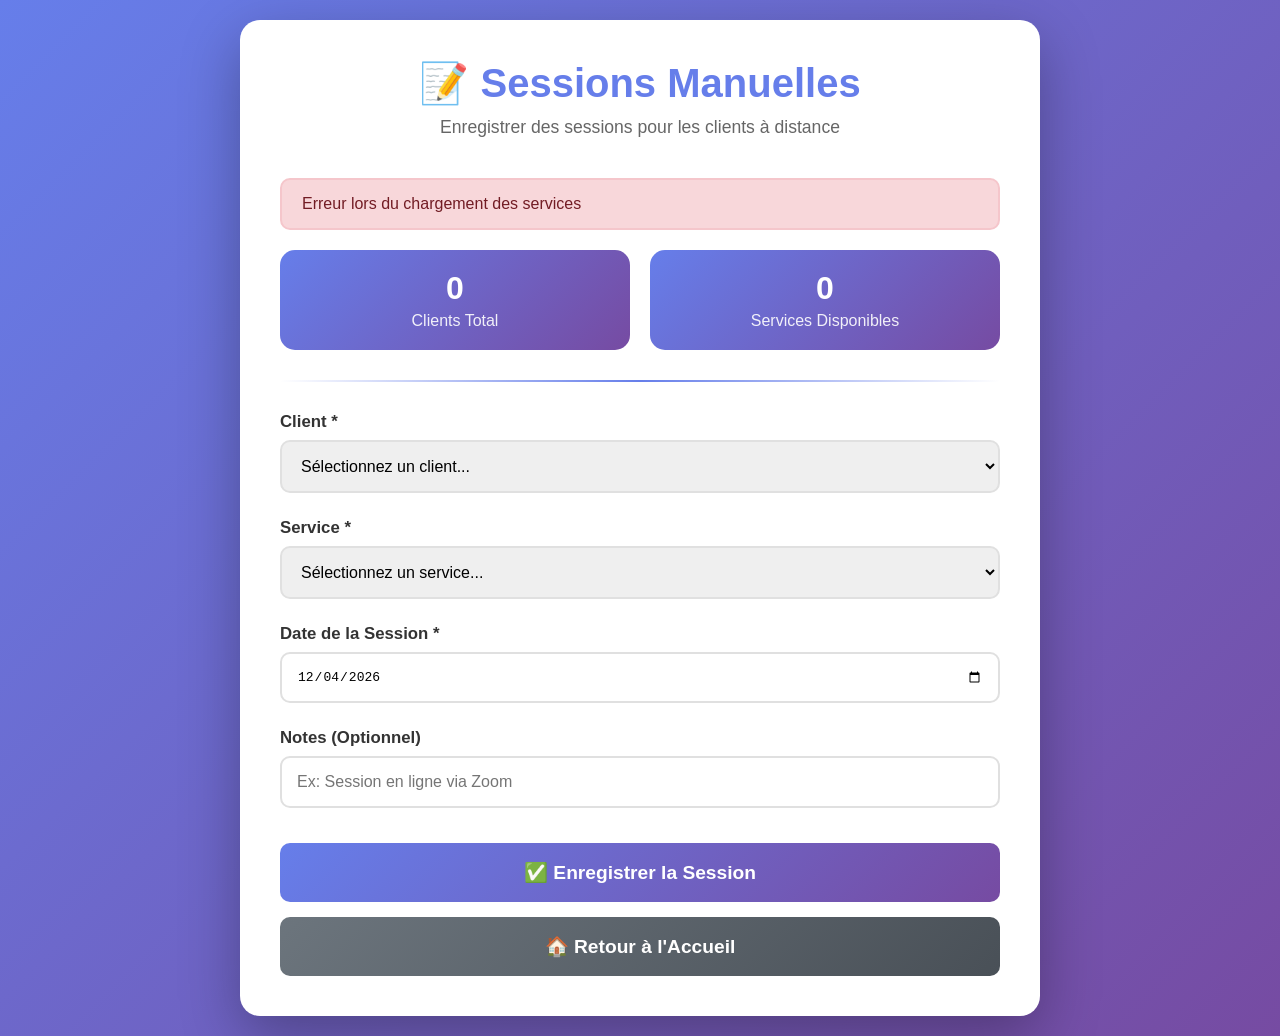
<file: github-upload-flat/static/manual-sessions.html>
<!DOCTYPE html>
<html lang="fr">
<head>
    <meta charset="UTF-8">
    <meta name="viewport" content="width=device-width, initial-scale=1.0">
    <title>Sessions Manuelles - Doulos Education</title>
    <style>
        * {
            margin: 0;
            padding: 0;
            box-sizing: border-box;
        }

        body {
            font-family: 'Segoe UI', Tahoma, Geneva, Verdana, sans-serif;
            background: linear-gradient(135deg, #667eea 0%, #764ba2 100%);
            min-height: 100vh;
            padding: 20px;
        }

        .container {
            max-width: 800px;
            margin: 0 auto;
            background: white;
            border-radius: 20px;
            padding: 40px;
            box-shadow: 0 20px 60px rgba(0,0,0,0.3);
        }

        .header {
            text-align: center;
            margin-bottom: 40px;
        }

        .header h1 {
            color: #667eea;
            font-size: 2.5em;
            margin-bottom: 10px;
        }

        .header p {
            color: #666;
            font-size: 1.1em;
        }

        .form-group {
            margin-bottom: 25px;
        }

        label {
            display: block;
            margin-bottom: 8px;
            color: #333;
            font-weight: 600;
            font-size: 1.05em;
        }

        select, input[type="date"], input[type="text"] {
            width: 100%;
            padding: 15px;
            border: 2px solid #e0e0e0;
            border-radius: 10px;
            font-size: 1em;
            transition: all 0.3s;
        }

        select:focus, input:focus {
            outline: none;
            border-color: #667eea;
            box-shadow: 0 0 0 3px rgba(102, 126, 234, 0.1);
        }

        .btn {
            width: 100%;
            padding: 18px;
            background: linear-gradient(135deg, #667eea 0%, #764ba2 100%);
            color: white;
            border: none;
            border-radius: 10px;
            font-size: 1.2em;
            font-weight: 600;
            cursor: pointer;
            transition: transform 0.2s, box-shadow 0.2s;
            margin-top: 10px;
        }

        .btn:hover {
            transform: translateY(-2px);
            box-shadow: 0 10px 25px rgba(102, 126, 234, 0.4);
        }

        .btn:active {
            transform: translateY(0);
        }

        .btn-secondary {
            background: linear-gradient(135deg, #6c757d 0%, #495057 100%);
            margin-top: 15px;
        }

        .alert {
            padding: 15px 20px;
            border-radius: 10px;
            margin-bottom: 20px;
            display: none;
        }

        .alert-success {
            background: #d4edda;
            color: #155724;
            border: 2px solid #c3e6cb;
        }

        .alert-error {
            background: #f8d7da;
            color: #721c24;
            border: 2px solid #f5c6cb;
        }

        .stats {
            display: grid;
            grid-template-columns: repeat(auto-fit, minmax(200px, 1fr));
            gap: 20px;
            margin-bottom: 30px;
        }

        .stat-card {
            background: linear-gradient(135deg, #667eea 0%, #764ba2 100%);
            color: white;
            padding: 20px;
            border-radius: 15px;
            text-align: center;
        }

        .stat-card h3 {
            font-size: 2em;
            margin-bottom: 5px;
        }

        .stat-card p {
            opacity: 0.9;
        }

        .divider {
            height: 2px;
            background: linear-gradient(90deg, transparent, #667eea, transparent);
            margin: 30px 0;
        }

        .loading {
            text-align: center;
            padding: 20px;
            color: #667eea;
        }
    </style>
</head>
<body>
    <div class="container">
        <div class="header">
            <h1>📝 Sessions Manuelles</h1>
            <p>Enregistrer des sessions pour les clients à distance</p>
        </div>

        <div id="alert" class="alert"></div>

        <div class="stats">
            <div class="stat-card">
                <h3 id="totalCustomers">0</h3>
                <p>Clients Total</p>
            </div>
            <div class="stat-card">
                <h3 id="totalServices">0</h3>
                <p>Services Disponibles</p>
            </div>
        </div>

        <div class="divider"></div>

        <form id="manualSessionForm">
            <div class="form-group">
                <label for="customer">Client *</label>
                <select id="customer" required>
                    <option value="">Sélectionnez un client...</option>
                </select>
            </div>

            <div class="form-group">
                <label for="service">Service *</label>
                <select id="service" required>
                    <option value="">Sélectionnez un service...</option>
                </select>
            </div>

            <div class="form-group">
                <label for="sessionDate">Date de la Session *</label>
                <input type="date" id="sessionDate" required>
            </div>

            <div class="form-group">
                <label for="notes">Notes (Optionnel)</label>
                <input type="text" id="notes" placeholder="Ex: Session en ligne via Zoom">
            </div>

            <button type="submit" class="btn">✅ Enregistrer la Session</button>
            <button type="button" class="btn btn-secondary" onclick="window.location.href='/'">🏠 Retour à l'Accueil</button>
        </form>
    </div>

    <script>
        const API_BASE = 'https://' + window.location.host;

        // Load customers and services on page load
        document.addEventListener('DOMContentLoaded', async () => {
            await loadCustomers();
            await loadServices();
            // Set today's date as default
            document.getElementById('sessionDate').valueAsDate = new Date();
        });

        async function loadCustomers() {
            try {
                // Predefined clients list
                const predefinedClients = [
                    { id: -1, firstName: 'Aliyah', lastName: 'Quatorze', email: 'astrel14@hotmail.fr' },
                    { id: -2, firstName: 'Fabiola', lastName: 'Similien', email: 'rico81@hotmail.com' },
                    { id: -3, firstName: 'Nathaniel', lastName: 'Étienne', email: 'nathb20@yahoo.com' },
                    { id: -4, firstName: 'Layton', lastName: 'Nitcheu', email: 'mllecafeaulait20@yahoo.ca' },
                    { id: -5, firstName: 'Zaden', lastName: 'Nitcheu', email: 'mllecafeaulait20@yahoo.ca' }
                ];
                
                const response = await fetch(`${API_BASE}/api/customers/`);
                const dbCustomers = await response.json();
                
                // Combine predefined and database customers, avoiding duplicates
                const allCustomers = [...predefinedClients];
                dbCustomers.forEach(dbCustomer => {
                    // Check if customer already exists in predefined list by email
                    const exists = predefinedClients.some(pc => pc.email.toLowerCase() === dbCustomer.email.toLowerCase());
                    if (!exists) {
                        allCustomers.push(dbCustomer);
                    }
                });
                
                // Sort customers by last name, then first name
                allCustomers.sort((a, b) => {
                    const lastNameCompare = a.lastName.localeCompare(b.lastName);
                    if (lastNameCompare !== 0) return lastNameCompare;
                    return a.firstName.localeCompare(b.firstName);
                });
                
                const select = document.getElementById('customer');
                select.innerHTML = '<option value="">Sélectionnez un client...</option>';
                
                allCustomers.forEach(customer => {
                    const option = document.createElement('option');
                    option.value = customer.id;
                    option.textContent = `${customer.firstName} ${customer.lastName} (${customer.email})`;
                    select.appendChild(option);
                });

                document.getElementById('totalCustomers').textContent = allCustomers.length;
            } catch (error) {
                console.error('Error loading customers:', error);
                showAlert('Erreur lors du chargement des clients', 'error');
            }
        }

        async function loadServices() {
            try {
                const response = await fetch(`${API_BASE}/api/admin/services`);
                const services = await response.json();
                
                const select = document.getElementById('service');
                select.innerHTML = '<option value="">Sélectionnez un service...</option>';
                
                services.forEach(service => {
                    const option = document.createElement('option');
                    option.value = service.id;
                    option.textContent = `${service.name} - $${service.price.toFixed(2)}`;
                    select.appendChild(option);
                });

                document.getElementById('totalServices').textContent = services.length;
            } catch (error) {
                console.error('Error loading services:', error);
                showAlert('Erreur lors du chargement des services', 'error');
            }
        }

        document.getElementById('manualSessionForm').addEventListener('submit', async (e) => {
            e.preventDefault();

            let customerId = parseInt(document.getElementById('customer').value);
            const serviceId = document.getElementById('service').value;
            const sessionDate = document.getElementById('sessionDate').value;
            const notes = document.getElementById('notes').value;

            try {
                // If customer ID is negative (predefined customer), create them first
                if (customerId < 0) {
                    // Find the predefined customer data
                    const selectedOption = document.getElementById('customer').selectedOptions[0];
                    const customerText = selectedOption.textContent;
                    
                    // Parse the customer name and email from the option text
                    // Format: "FirstName LastName (email@example.com)"
                    const match = customerText.match(/^(.+?)\s+(.+?)\s+\((.+?)\)$/);
                    if (!match) {
                        showAlert('❌ Erreur: Format de client invalide', 'error');
                        return;
                    }
                    
                    const [, firstName, lastName, email] = match;
                    
                    showAlert('🔄 Création du client en cours...', 'success');
                    
                    // Create the customer in the database
                    const createResponse = await fetch(`${API_BASE}/api/customers/register`, {
                        method: 'POST',
                        headers: {
                            'Content-Type': 'application/json'
                        },
                        body: JSON.stringify({
                            firstName: firstName.trim(),
                            lastName: lastName.trim(),
                            email: email.trim(),
                            customer_type: 'remote'
                        })
                    });
                    
                    const createResult = await createResponse.json();
                    
                    if (!createResponse.ok) {
                        showAlert('❌ Erreur lors de la création du client: ' + (createResult.error || 'Erreur inconnue'), 'error');
                        return;
                    }
                    
                    // Use the newly created customer ID
                    customerId = createResult.customer.id;
                    
                    // Reload customers list to show the newly created customer
                    await loadCustomers();
                }
                
                // Now create the session with the valid customer ID
                const response = await fetch(`${API_BASE}/api/sessions/manual`, {
                    method: 'POST',
                    headers: {
                        'Content-Type': 'application/json'
                    },
                    body: JSON.stringify({
                        customer_id: customerId,
                        service_id: parseInt(serviceId),
                        session_date: sessionDate,
                        notes: notes
                    })
                });

                const result = await response.json();

                if (response.ok) {
                    showAlert(`✅ Session enregistrée avec succès! ${result.qb_invoice_id ? 'Facture QuickBooks créée: ' + result.qb_invoice_id : ''}`, 'success');
                    document.getElementById('manualSessionForm').reset();
                    document.getElementById('sessionDate').valueAsDate = new Date();
                } else {
                    showAlert('❌ Erreur: ' + (result.error || 'Impossible d\'enregistrer la session'), 'error');
                }
            } catch (error) {
                console.error('Error:', error);
                showAlert('❌ Erreur de connexion au serveur', 'error');
            }
        });

        function showAlert(message, type) {
            const alert = document.getElementById('alert');
            alert.textContent = message;
            alert.className = `alert alert-${type}`;
            alert.style.display = 'block';
            
            setTimeout(() => {
                alert.style.display = 'none';
            }, 5000);
        }
    </script>
</body>
</html>
</file>
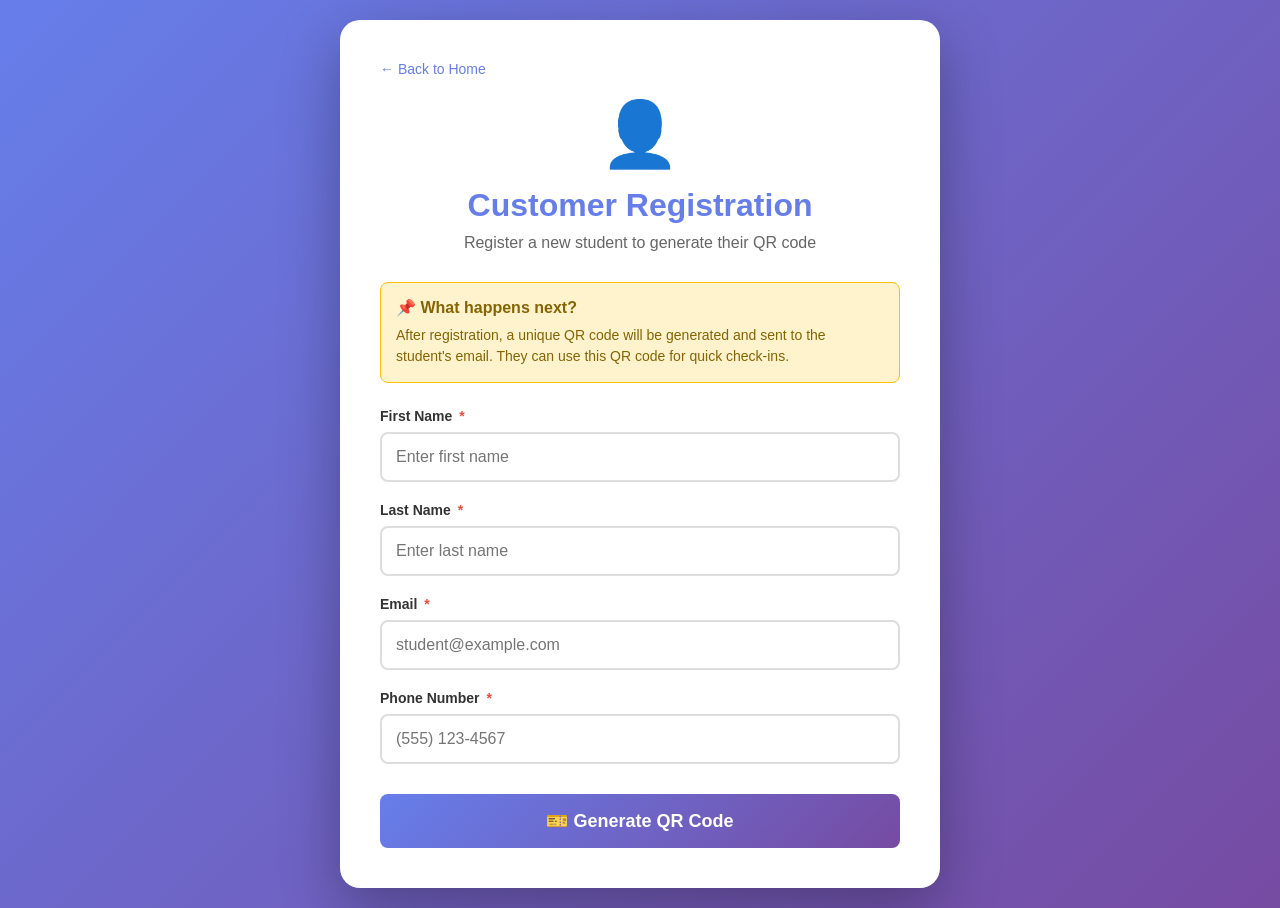
<file: github-upload-flat/static/register_form.html>
<!DOCTYPE html>
<html lang="fr">
<head>
    <meta charset="UTF-8">
    <meta name="viewport" content="width=device-width, initial-scale=1.0">
    <title>Customer Registration - Doulos Education</title>
    <style>
        * {
            margin: 0;
            padding: 0;
            box-sizing: border-box;
        }

        body {
            font-family: 'Segoe UI', Tahoma, Geneva, Verdana, sans-serif;
            background: linear-gradient(135deg, #667eea 0%, #764ba2 100%);
            min-height: 100vh;
            display: flex;
            align-items: center;
            justify-content: center;
            padding: 20px;
        }

        .container {
            background: white;
            border-radius: 20px;
            box-shadow: 0 20px 60px rgba(0, 0, 0, 0.3);
            max-width: 600px;
            width: 100%;
            padding: 40px;
        }

        .back-link {
            display: inline-block;
            color: #667eea;
            text-decoration: none;
            margin-bottom: 20px;
            font-size: 14px;
            transition: color 0.3s;
        }

        .back-link:hover {
            color: #5568d3;
            text-decoration: underline;
        }

        .header {
            text-align: center;
            margin-bottom: 30px;
        }

        .header-icon {
            font-size: 64px;
            margin-bottom: 15px;
        }

        .header h1 {
            color: #667eea;
            font-size: 32px;
            margin-bottom: 10px;
        }

        .header p {
            color: #666;
            font-size: 16px;
        }

        .error-message {
            background: #fee;
            border: 1px solid #fcc;
            color: #c33;
            padding: 15px;
            border-radius: 8px;
            margin-bottom: 20px;
            display: none;
        }

        .success-message {
            background: #efe;
            border: 1px solid #cfc;
            color: #3c3;
            padding: 15px;
            border-radius: 8px;
            margin-bottom: 20px;
            display: none;
        }

        .form-group {
            margin-bottom: 20px;
        }

        label {
            display: block;
            color: #333;
            font-weight: 600;
            margin-bottom: 8px;
            font-size: 14px;
        }

        label .required {
            color: #e74c3c;
            margin-left: 3px;
        }

        input[type="text"],
        input[type="email"],
        input[type="tel"] {
            width: 100%;
            padding: 14px;
            border: 2px solid #ddd;
            border-radius: 8px;
            font-size: 16px;
            transition: border-color 0.3s;
            font-family: inherit;
        }

        input[type="text"]:focus,
        input[type="email"]:focus,
        input[type="tel"]:focus {
            outline: none;
            border-color: #667eea;
        }

        input[type="text"].error,
        input[type="email"].error,
        input[type="tel"].error {
            border-color: #e74c3c;
        }

        .field-error {
            color: #e74c3c;
            font-size: 13px;
            margin-top: 5px;
            display: none;
        }

        button {
            width: 100%;
            padding: 16px;
            background: linear-gradient(135deg, #667eea 0%, #764ba2 100%);
            color: white;
            border: none;
            border-radius: 8px;
            font-size: 18px;
            font-weight: 600;
            cursor: pointer;
            transition: all 0.3s;
            margin-top: 10px;
        }

        button:hover {
            transform: translateY(-2px);
            box-shadow: 0 10px 25px rgba(102, 126, 234, 0.4);
        }

        button:active {
            transform: translateY(0);
        }

        button:disabled {
            background: #ccc;
            cursor: not-allowed;
            transform: none;
        }

        .loading {
            display: none;
            text-align: center;
            padding: 20px;
        }

        .spinner {
            border: 3px solid #f3f3f3;
            border-top: 3px solid #667eea;
            border-radius: 50%;
            width: 40px;
            height: 40px;
            animation: spin 1s linear infinite;
            margin: 0 auto 10px;
        }

        @keyframes spin {
            0% { transform: rotate(0deg); }
            100% { transform: rotate(360deg); }
        }

        .info-box {
            background: #fff3cd;
            border: 1px solid #ffc107;
            padding: 15px;
            border-radius: 8px;
            margin-bottom: 25px;
        }

        .info-box h3 {
            color: #856404;
            font-size: 16px;
            margin-bottom: 8px;
        }

        .info-box p {
            color: #856404;
            font-size: 14px;
            line-height: 1.5;
        }

        @media (max-width: 768px) {
            .container {
                padding: 30px 20px;
            }

            .header h1 {
                font-size: 26px;
            }

            .header-icon {
                font-size: 50px;
            }
        }
    </style>
</head>
<body>
    <div class="container">
        <a href="/" class="back-link">← Back to Home</a>
        
        <div class="header">
            <div class="header-icon">👤</div>
            <h1>Customer Registration</h1>
            <p>Register a new student to generate their QR code</p>
        </div>

        <div class="info-box">
            <h3>📌 What happens next?</h3>
            <p>After registration, a unique QR code will be generated and sent to the student's email. They can use this QR code for quick check-ins.</p>
        </div>

        <div class="error-message" id="errorMessage"></div>
        <div class="success-message" id="successMessage"></div>
        
        <div class="loading" id="loading">
            <div class="spinner"></div>
            <p>Generating QR code...</p>
        </div>

        <form id="registrationForm">
            <div class="form-group">
                <label for="firstName">
                    First Name <span class="required">*</span>
                </label>
                <input 
                    type="text" 
                    id="firstName" 
                    name="firstName" 
                    placeholder="Enter first name"
                    required
                    autocomplete="given-name"
                >
                <div class="field-error" id="firstNameError">Please enter a first name</div>
            </div>

            <div class="form-group">
                <label for="lastName">
                    Last Name <span class="required">*</span>
                </label>
                <input 
                    type="text" 
                    id="lastName" 
                    name="lastName" 
                    placeholder="Enter last name"
                    required
                    autocomplete="family-name"
                >
                <div class="field-error" id="lastNameError">Please enter a last name</div>
            </div>

            <div class="form-group">
                <label for="email">
                    Email <span class="required">*</span>
                </label>
                <input 
                    type="email" 
                    id="email" 
                    name="email" 
                    placeholder="student@example.com"
                    required
                    autocomplete="email"
                >
                <div class="field-error" id="emailError">Please enter a valid email address</div>
            </div>

            <div class="form-group">
                <label for="phone">
                    Phone Number <span class="required">*</span>
                </label>
                <input 
                    type="tel" 
                    id="phone" 
                    name="phone" 
                    placeholder="(555) 123-4567"
                    required
                    autocomplete="tel"
                >
                <div class="field-error" id="phoneError">Please enter a phone number</div>
            </div>

            <button type="submit" id="submitButton">
                🎫 Generate QR Code
            </button>
        </form>
    </div>

    <script>
        const form = document.getElementById('registrationForm');
        const submitButton = document.getElementById('submitButton');
        const loading = document.getElementById('loading');
        const errorMessage = document.getElementById('errorMessage');
        const successMessage = document.getElementById('successMessage');

        // Force HTTPS for all API requests
        const HTTPS_BASE_URL = `https://${window.location.host}`;

        form.addEventListener('submit', async (e) => {
            e.preventDefault();
            
            // Clear previous errors
            clearErrors();
            
            // Get form values
            const firstName = document.getElementById('firstName').value.trim();
            const lastName = document.getElementById('lastName').value.trim();
            const email = document.getElementById('email').value.trim();
            const phone = document.getElementById('phone').value.trim();
            
            // Validate
            let isValid = true;
            
            if (!firstName) {
                showFieldError('firstName', 'Please enter a first name');
                isValid = false;
            }
            
            if (!lastName) {
                showFieldError('lastName', 'Please enter a last name');
                isValid = false;
            }
            
            if (!email || !isValidEmail(email)) {
                showFieldError('email', 'Please enter a valid email address');
                isValid = false;
            }
            
            if (!phone) {
                showFieldError('phone', 'Please enter a phone number');
                isValid = false;
            }
            
            if (!isValid) {
                return;
            }
            
            // Combine first and last name
            const fullName = `${firstName} ${lastName}`;
            
            // Show loading
            form.style.display = 'none';
            loading.style.display = 'block';
            submitButton.disabled = true;
            
            try {
                // Create customer via API
                const response = await fetch(`${HTTPS_BASE_URL}/api/customers/register`, {
                    method: 'POST',
                    headers: {
                        'Content-Type': 'application/json'
                    },
                    body: JSON.stringify({
                        firstName: firstName,
                        lastName: lastName,
                        email: email,
                        phone: phone
                    })
                });
                
                if (!response.ok) {
                    const errorData = await response.json();
                    throw new Error(errorData.error || `HTTP ${response.status}: ${response.statusText}`);
                }
                
                const result = await response.json();
                console.log('Registration successful:', result);
                
                // Send email with QR code
                try {
                    const emailResponse = await fetch(`${HTTPS_BASE_URL}/api/email/send-qr`, {
                        method: 'POST',
                        headers: {
                            'Content-Type': 'application/json'
                        },
                        body: JSON.stringify({
                            recipient_email: email,
                            customer_name: fullName,
                            qr_code_data: result.customer.qr_code_data
                        })
                    });
                    
                    const emailResult = await emailResponse.json();
                    console.log('Email result:', emailResult);
                } catch (emailError) {
                    console.error('Email sending failed:', emailError);
                    // Continue even if email fails
                }
                
                // Redirect to success page with QR code data
                const params = new URLSearchParams({
                    qr_code: result.customer.qr_code_data,
                    name: fullName,
                    email: email,
                    phone: phone,
                    email_sent: 'true'
                });
                
                window.location.href = `/register-customer?${params.toString()}`;
                
            } catch (error) {
                console.error('Registration error:', error);
                showError('Registration failed: ' + error.message);
                form.style.display = 'block';
                loading.style.display = 'none';
                submitButton.disabled = false;
            }
        });
        
        function isValidEmail(email) {
            const re = /^[^\s@]+@[^\s@]+\.[^\s@]+$/;
            return re.test(email);
        }
        
        function showFieldError(fieldId, message) {
            const field = document.getElementById(fieldId);
            const error = document.getElementById(fieldId + 'Error');
            field.classList.add('error');
            error.textContent = message;
            error.style.display = 'block';
        }
        
        function clearErrors() {
            document.querySelectorAll('input').forEach(input => {
                input.classList.remove('error');
            });
            document.querySelectorAll('.field-error').forEach(error => {
                error.style.display = 'none';
            });
            errorMessage.style.display = 'none';
            successMessage.style.display = 'none';
        }
        
        function showError(message) {
            errorMessage.textContent = message;
            errorMessage.style.display = 'block';
            window.scrollTo({ top: 0, behavior: 'smooth' });
        }
        
        function showSuccess(message) {
            successMessage.textContent = message;
            successMessage.style.display = 'block';
            window.scrollTo({ top: 0, behavior: 'smooth' });
        }
        
        // Clear error on input
        document.querySelectorAll('input').forEach(input => {
            input.addEventListener('input', function() {
                this.classList.remove('error');
                const errorDiv = document.getElementById(this.id + 'Error');
                if (errorDiv) {
                    errorDiv.style.display = 'none';
                }
            });
        });
    </script>
</body>
</html>
</file>
